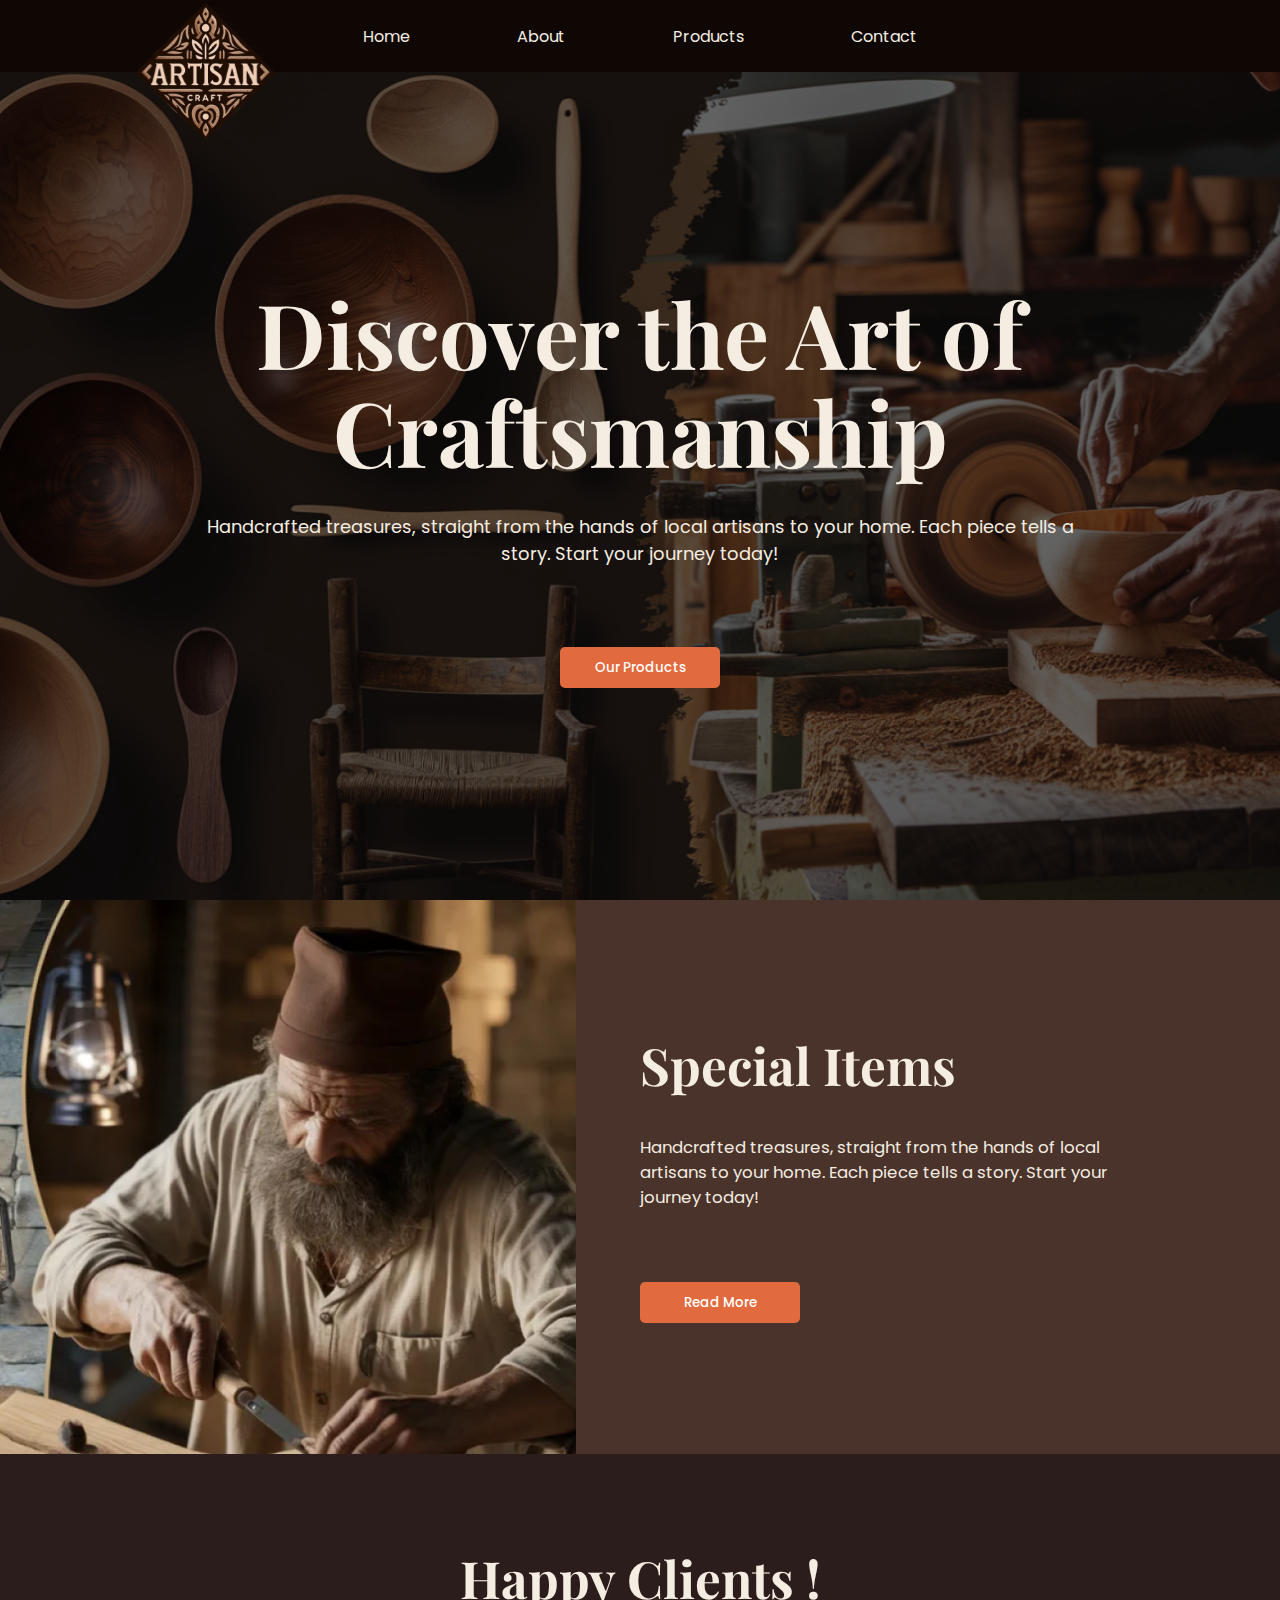
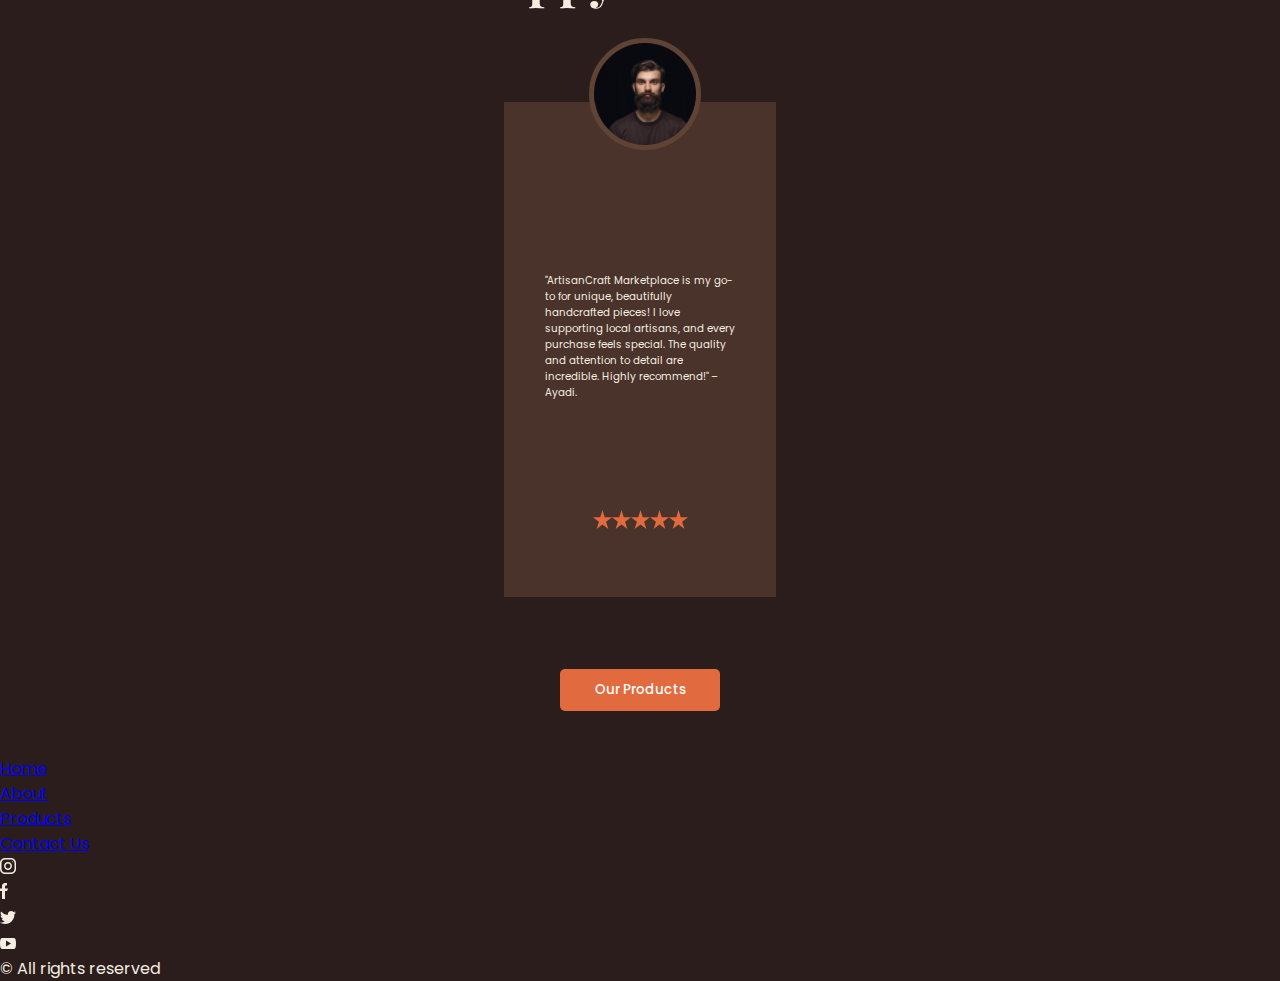
<file: index.html>
<!DOCTYPE html>
<html lang="en">
<head>
    <meta charset="UTF-8">
    <meta name="viewport" content="width=device-width, initial-scale=1.0">
    <title>Welcome</title>
    <link rel="stylesheet" href="css/index.css">
    <link href="https://fonts.googleapis.com/css2?family=Poppins:ital,wght@0,100;0,200;0,300;0,400;0,500;0,600;0,700;0,800;0,900;1,100;1,200;1,300;1,400;1,500;1,600;1,700;1,800;1,900&display=swap" rel="stylesheet">
    <link href="https://fonts.googleapis.com/css2?family=Playfair+Display:ital,wght@0,400..900;1,400..900&family=Poppins:ital,wght@0,100;0,200;0,300;0,400;0,500;0,600;0,700;0,800;0,900;1,100;1,200;1,300;1,400;1,500;1,600;1,700;1,800;1,900&display=swap" rel="stylesheet">
    <link href="https://unpkg.com/aos@2.3.1/dist/aos.css" rel="stylesheet">

</head>
<body>
    <img src="images/logo.svg " alt="company's logo" class="logo">
    <header>
        <ul class="navbar">
            <li><a href="index.html"> Home</a></li>
            <li><a href="About.html">About</a></li>
            <li><a href="Products.html">Products</a></li>
            <li><a href="Contact_us.html">Contact</a></li>
        </ul>
    </header>
    <main>
        <div class="container">
            <h1>Discover the Art of Craftsmanship</h1>
            <p>
                Handcrafted treasures, straight from the hands of local artisans
                to your home. Each piece tells a story. Start your journey today!
            </p>
        </div>
        <div>
            <button>Our Products</button>
        </div>
    </main>
    <section class="section">
            <img src="images/sec-bg.png" alt="Artisan working" class="sec-img"> 
        <div class="sec-txt">
            <h2>Special Items</h2>
            <p>
                Handcrafted treasures, straight from the hands of local artisans
                to your home. Each piece tells a story. Start your journey today!
            </p>
            <div>
                <button>Read More</button>
            </div>
        </div>
    </section>
    <section class="rev">
        <div>
            <h3>Happy Clients !</h3>
        </div>
        <div class="rev__container">
            <div class="parent">
                <div class="card" data-aos="fade-right" data-aos-duration="1500">
                    <div class="profile">
                        <img src="images/portrait.png" alt="client profile">
                    </div>
                    <div class="card__txt">
                        <div class="reviews__container">
                            <p>"ArtisanCraft Marketplace is my go-to for unique, beautifully handcrafted pieces!
                                I love supporting local artisans, and every purchase feels special. The quality
                                and attention to detail are incredible. Highly recommend!" – <span>Ayadi</span>.</p>
                        </div>
                    </div>
                    <div>
                        <img src="images/stars.svg" alt="stars">
                    </div>
                </div>
                <div class="card">
                    <div class="profile">
                        <img src="images/portrait.png" alt="client profile">
                    </div>
                    <div class="card__txt">
                        <div class="reviews__container">
                            <p>"ArtisanCraft Marketplace is my go-to for unique, beautifully handcrafted pieces!
                                I love supporting local artisans, and every purchase feels special. The quality
                                and attention to detail are incredible. Highly recommend!" – <span>Ayadi</span>.</p>
                        </div>
                    </div>
                    <div>
                        <img src="images/stars.svg" alt="stars">
                    </div>
                </div>
                <div class="card" data-aos="fade-right" data-aos-duration="1500">
                    <div class="profile">
                        <img src="images/portrait.png" alt="client profile">
                    </div>
                    <div class="card__txt">
                        <div class="reviews__container">
                            <p>"ArtisanCraft Marketplace is my go-to for unique, beautifully handcrafted pieces!
                                I love supporting local artisans, and every purchase feels special. The quality
                                and attention to detail are incredible. Highly recommend!" – <span>Ayadi</span>.</p>
                        </div>
                    </div>
                    <div>
                        <img src="images/stars.svg" alt="stars">
                    </div>
                </div>
            </div>
        </div>
        <div>
            <button>Our Products</button>
        </div>
    </section>
    <footer>
        <ul class="list">
            <a href="index.html"><li>Home</li></a>
            <a href="About.html"><li>About</li></a>
            <a href="Products.html"><li>Products</li></a>
            <a href="Contact_us.html"><li>Contact Us</li></a>
        </ul>
        <ul class="social-media">
            <li><a href="#"><img src="images/instagram.svg" alt="Instagram"></a></li>
            <li><a href="#"><img src="images/facebook.svg" alt="Facebook"></a></li>
            <li><a href="#"><img src="images/twitter.svg" alt="X"></a></li>
            <li><a href="#"><img src="images/youtube.svg" alt="Youtube"></a></li>
        </ul>
        <p>© All rights reserved</p>
    </footer>
</body>
<script src="https://unpkg.com/aos@2.3.1/dist/aos.js"></script>
<script>
    AOS.init();
  </script>
</html>
</file>
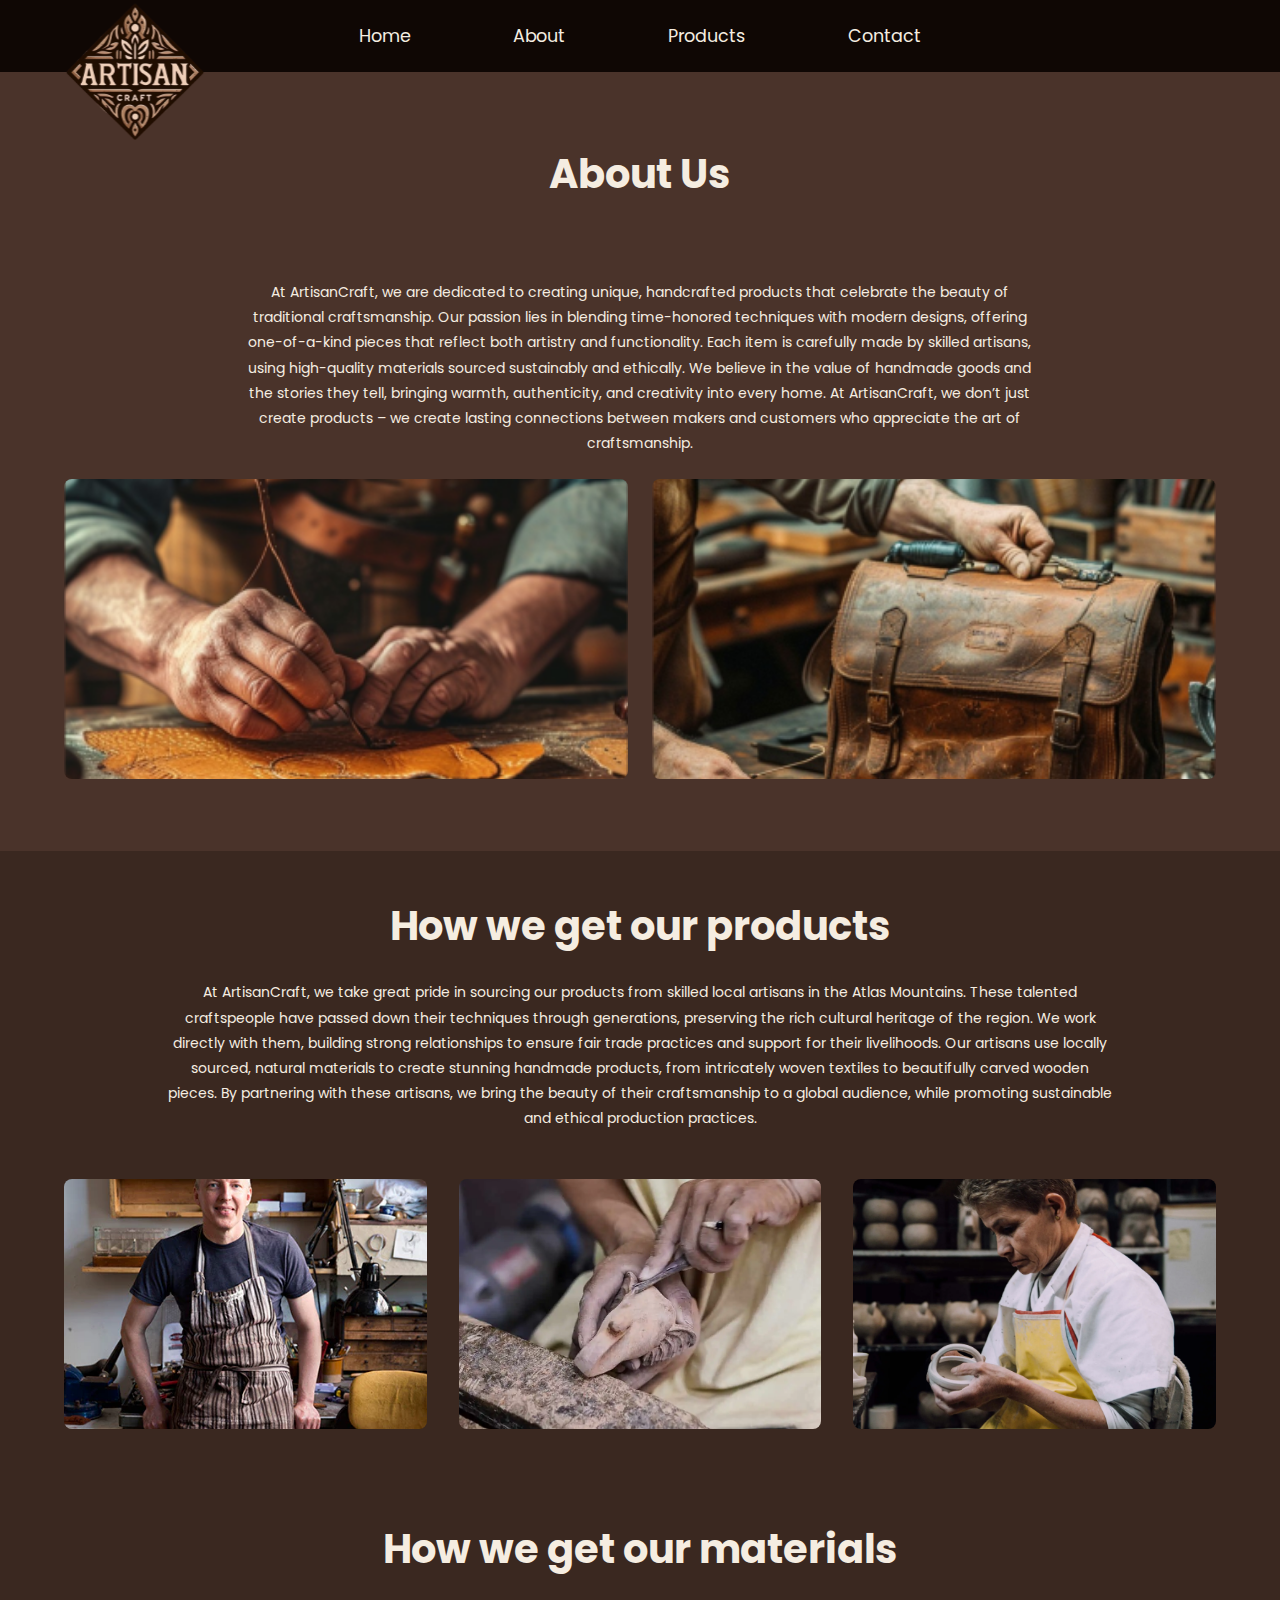
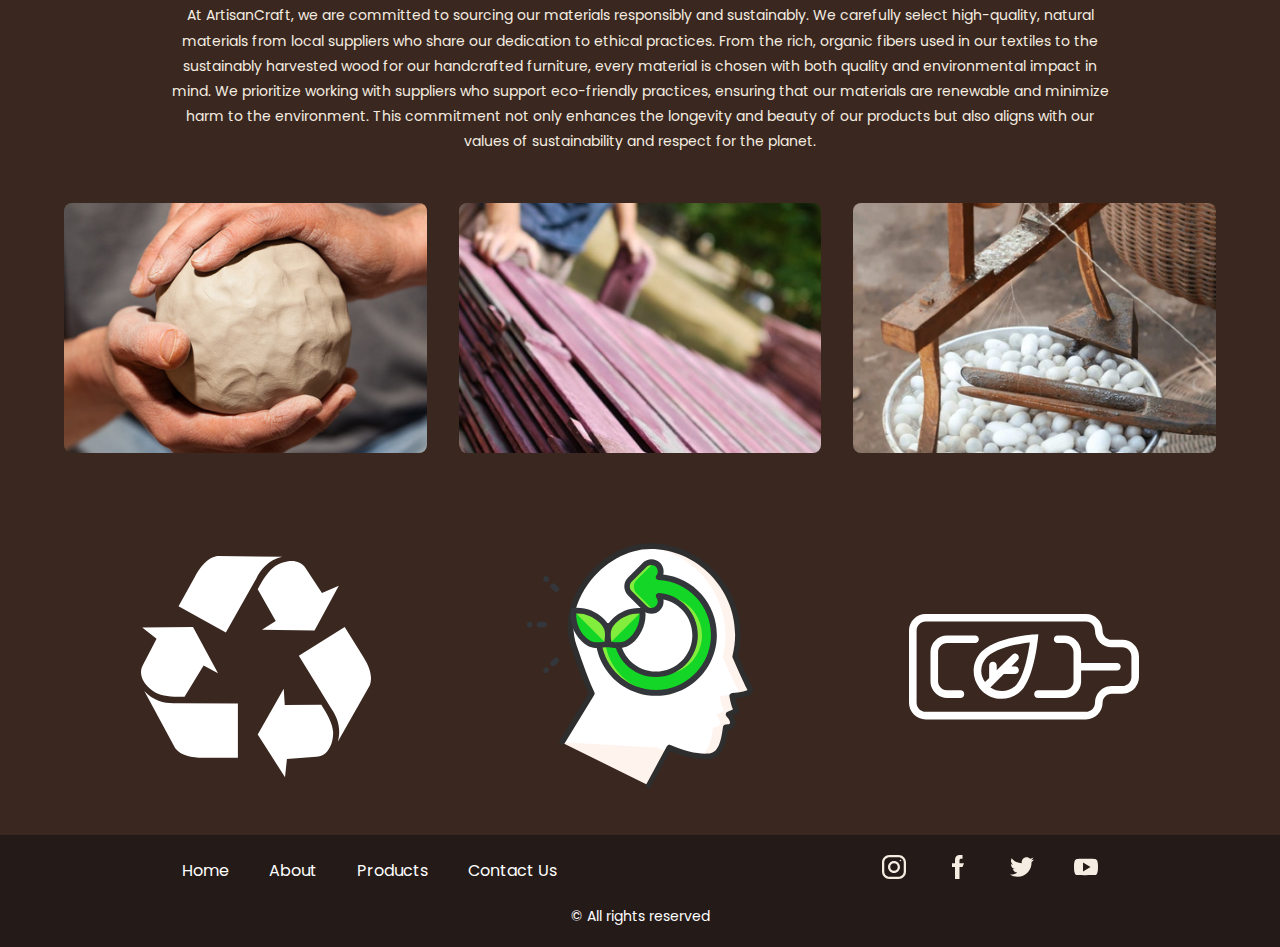
<file: About.html>
<!DOCTYPE html>
<html lang="en">
  <head>
    <meta charset="UTF-8" />
    <meta name="viewport" content="width=device-width, initial-scale=1.0" />
    <title>Artisan Craft</title>
    <link rel="stylesheet" href="about.css" />
  </head>

  <body>
    <img src="images/logo.svg " alt="company's logo" class="logo" />

    <nav>
      <ul>
        <li><a href="index.html"> Home</a></li>
        <li><a href="about.html">About</a></li>
        <li><a href="products.html">Products</a></li>
        <li><a href="contact_us.html">Contact</a></li>
      </ul>
    </nav>
    <section class="about">
      <section class="main-about">
        <div>
          <div class="text-container">
            <div class="text">
              <h1>About Us</h1>
              <p>
                At ArtisanCraft, we are dedicated to creating unique,
                handcrafted products that celebrate the beauty of traditional
                craftsmanship. Our passion lies in blending time-honored
                techniques with modern designs, offering one-of-a-kind pieces
                that reflect both artistry and functionality. Each item is
                carefully made by skilled artisans, using high-quality materials
                sourced sustainably and ethically. We believe in the value of
                handmade goods and the stories they tell, bringing warmth,
                authenticity, and creativity into every home. At ArtisanCraft,
                we don’t just create products – we create lasting connections
                between makers and customers who appreciate the art of
                craftsmanship.
              </p>
            </div>
          </div>
          <div class="images">
            <img src="images/about1.png" alt="" />
            <img src="images/about2.png" alt="" />
          </div>
        </div>
      </section>
      <section class="mid-about">
        <div class="mid-container">
          <div class="mid-text">
            <h1>How we get our products</h1>
            <p>
              At ArtisanCraft, we take great pride in sourcing our products from
              skilled local artisans in the Atlas Mountains. These talented
              craftspeople have passed down their techniques through
              generations, preserving the rich cultural heritage of the region.
              We work directly with them, building strong relationships to
              ensure fair trade practices and support for their livelihoods. Our
              artisans use locally sourced, natural materials to create stunning
              handmade products, from intricately woven textiles to beautifully
              carved wooden pieces. By partnering with these artisans, we bring
              the beauty of their craftsmanship to a global audience, while
              promoting sustainable and ethical production practices.
            </p>
          </div>
          <div class="mid-images">
            <img src="images/image (5).webp" alt="" />
            <img src="images/image (2).webp" alt="" />
            <img src="images/image (4).webp" alt="" />
          </div>
        </div>
      </section>
      <section class="mid-about">
        <div class="mid-container">
          <div class="mid-text">
            <h1>How we get our materials</h1>
            <p>
              At ArtisanCraft, we are committed to sourcing our materials
              responsibly and sustainably. We carefully select high-quality,
              natural materials from local suppliers who share our dedication to
              ethical practices. From the rich, organic fibers used in our
              textiles to the sustainably harvested wood for our handcrafted
              furniture, every material is chosen with both quality and
              environmental impact in mind. We prioritize working with suppliers
              who support eco-friendly practices, ensuring that our materials
              are renewable and minimize harm to the environment. This
              commitment not only enhances the longevity and beauty of our
              products but also aligns with our values of sustainability and
              respect for the planet.
            </p>
          </div>
          <div class="mid-images">
            <img src="images/image (1).jpeg" alt="" />
            <img src="images/image (1).jpg" alt="" />
            <img src="images/image (3).webp" alt="" />
          </div>
        </div>
      </section>
    </section>
    <section class="mid-about">
      <div class="mid-container">
        <div class="last-images">
          <img src="images/resycle.svg" alt="" />
          <img src="images/resycle2.svg" alt="" />
          <img src="images/resycle3.svg" alt="" />
        </div>
      </div>
    </section>
    <footer>
      <ul class="list">
        <a href="index.html"><li>Home</li></a>
        <a href="About.html"><li>About</li></a>
        <a href="products.html"><li>Products</li></a>
        <a href="contact_us.html"><li>Contact Us</li></a>
      </ul>
      <ul class="social-media">
        <li>
          <a href="https://www.instagram.com"
            ><img src="images/instagram.svg" alt="Instagram"
          /></a>
        </li>
        <li>
          <a href="https://www.facebook.com "
            ><img src="images/facebook.svg" alt="Facebook"
          /></a>
        </li>
        <li>
          <a href="https://www.x.com"
            ><img src="images/twitter.svg" alt="X"
          /></a>
        </li>
        <li>
          <a href="https://www.youtube.com"
            ><img src="images/youtube.svg" alt="Youtube"
          /></a>
        </li>
      </ul>
      <p>© All rights reserved</p>
    </footer>
  </body>
</html>
</file>
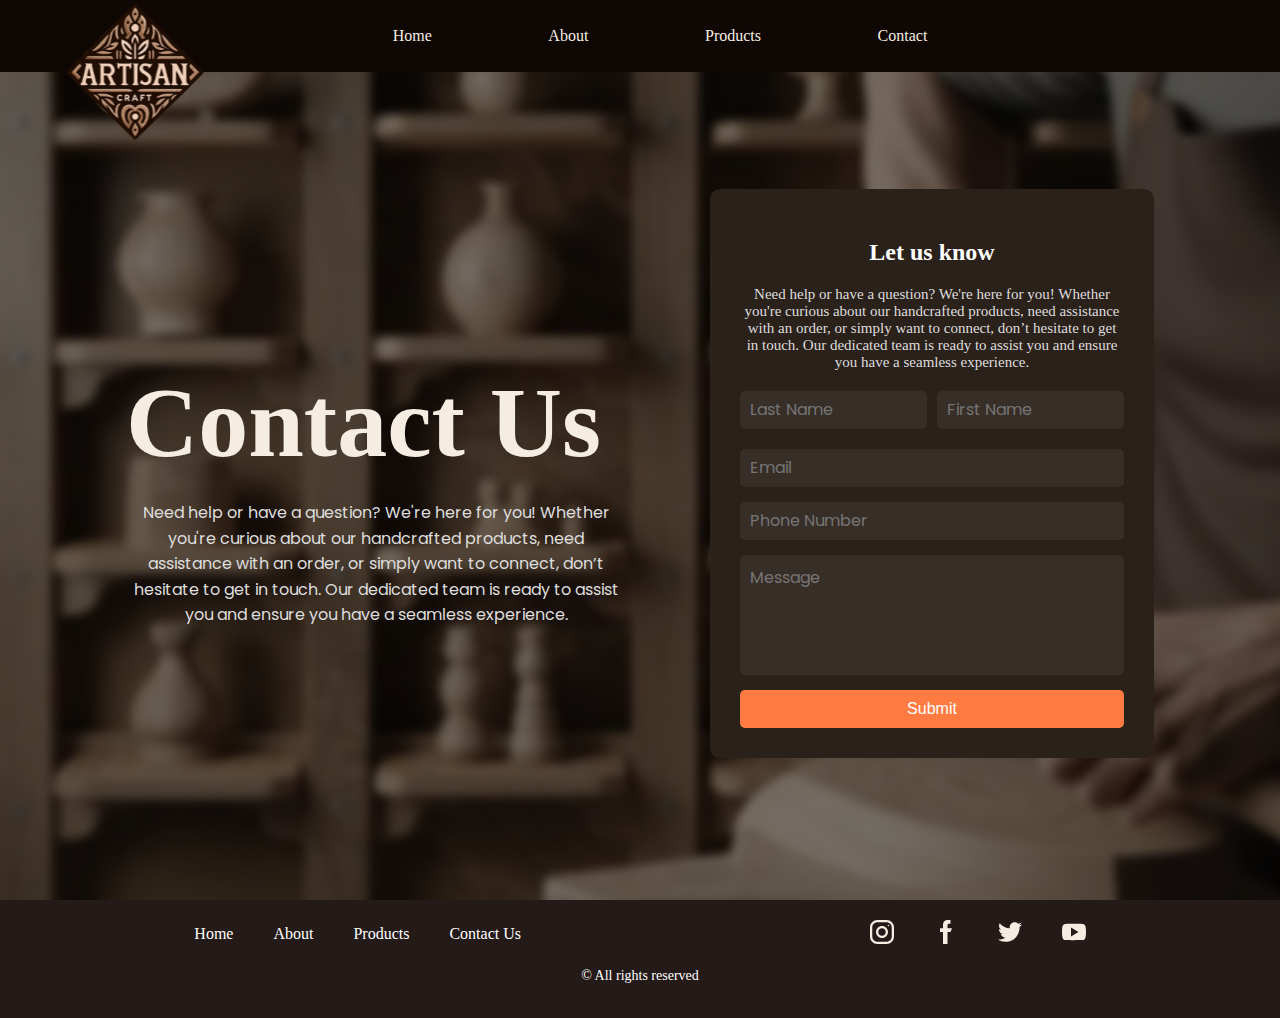
<file: Contact_us.html>
<!DOCTYPE html>
<html lang="en">
<head>
    <meta charset="UTF-8">
    <meta name="viewport" content="width=device-width, initial-scale=1.0">
    <title>Contact Us</title>
    <link rel="stylesheet" href="Contact_us.css">
</head>
<body>
    <img src="images/svlogo.svg " alt="company's logo" class="logo">
    <header>
        <ul class="navbar">
            <li><a href="index.html"> Home</a></li>
            <li><a href="About.html">About</a></li>
            <li><a href="Products.html">Products</a></li>
            <li><a href="Contact_us.html">Contact</a></li>
        </ul>
    </header>

    <section>
        <div class="contact-section">
            <div class="contact-info">
                <h1>Contact Us</h1>
                <p>
                    Need help or have a question? We're here for you! Whether you're curious about our handcrafted products, need assistance with an order, or simply want to connect, don’t hesitate to get in touch. Our dedicated team is ready to assist you and ensure you have a seamless experience.
                </p>
            </div>
            <div class="contact-form">
                <h2>Let us know</h2>
                <p>Need help or have a question? We're here for you! Whether you're curious about our handcrafted products, need assistance with an order, or simply want to connect, don’t hesitate to get in touch. Our dedicated team is ready to assist you and ensure you have a seamless experience.</p>
                <form>
                    <div class="form-group">
                        <input type="text" placeholder="Last Name">
                        <input type="text" placeholder="First Name">
                    </div>
                    <input type="email" placeholder="Email">
                    <input type="tel" placeholder="Phone Number">
                    <textarea placeholder="Message"></textarea>
                    <button type="submit">Submit</button>
                </form>
            </div>
        </div>
    </section>
    <footer>
        <ul class="list">
            <a href="index.html"><li>Home</li></a>
            <a href="About.html"><li>About</li></a>
            <a href="Products.html"><li>Products</li></a>
            <a href="Contact_us.html"><li>Contact Us</li></a>
        </ul>
        <ul class="social-media">
            <li><a href="#"><img src="images/instagram.svg" alt="Instagram"></a></li>
            <li><a href="#"><img src="images/facebook.svg" alt="Facebook"></a></li>
            <li><a href="#"><img src="images/twitter.svg" alt="X"></a></li>
            <li><a href="#"><img src="images/youtube.svg" alt="Youtube"></a></li>
        </ul>
        <p>© All rights reserved</p>
    </footer>
</body>
</html>
</file>
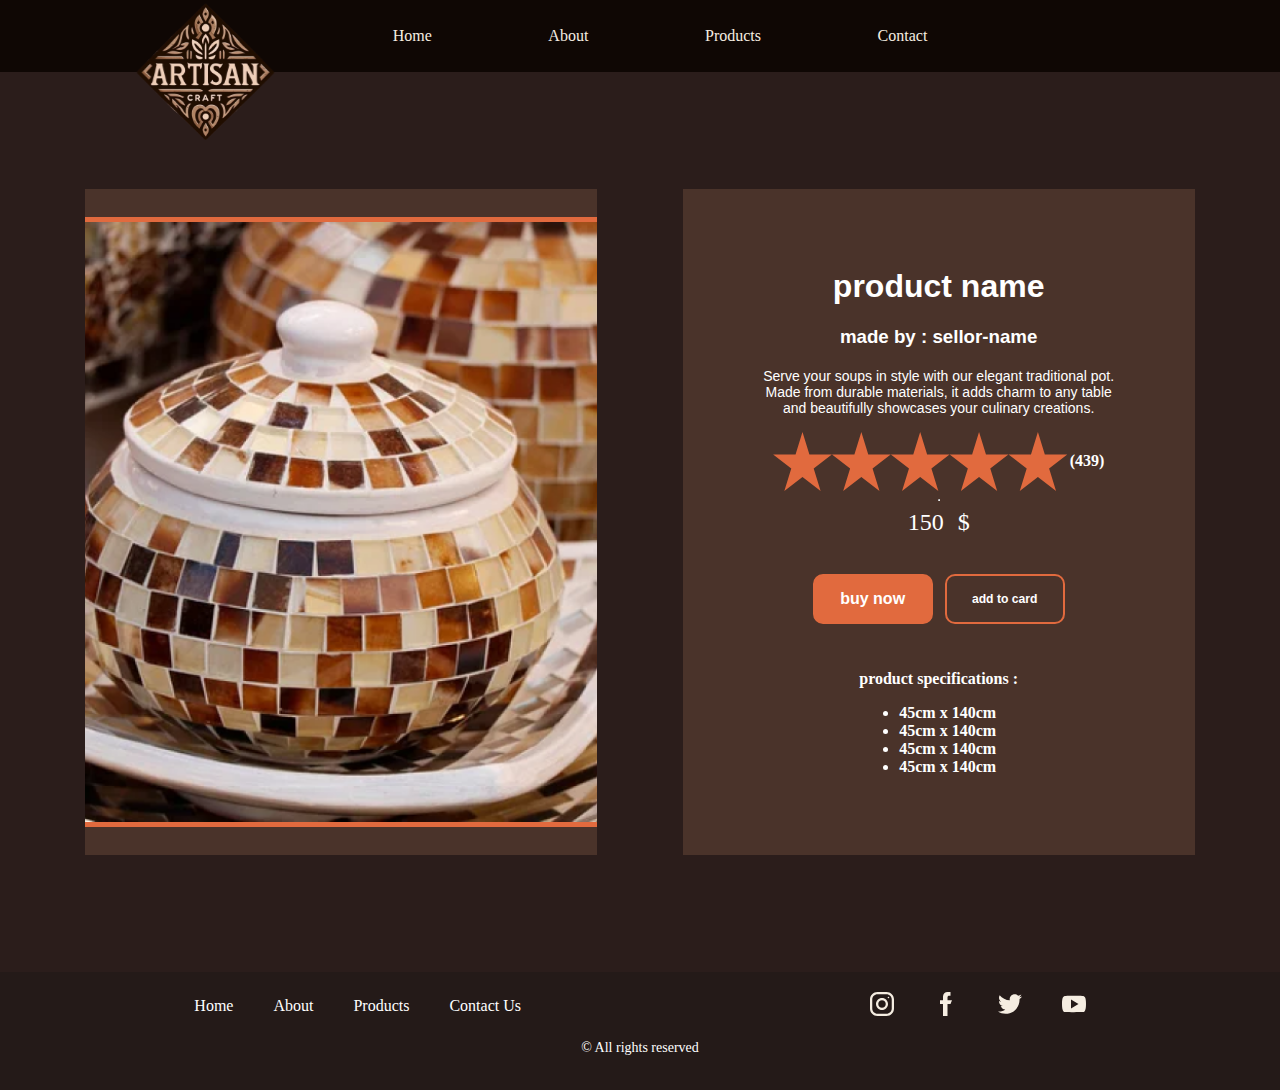
<file: prod-details.html>
<!DOCTYPE html>
<html lang="en">

<head>
    <meta charset="UTF-8">
    <meta name="viewport" content="width=device-width, initial-scale=1.0">
    <title>Document</title>
    <link rel="stylesheet" href="prod-details.css">
</head>

<body>
    <img src="images/logo (1) 1.svg " alt="company's logo" class="logo">
    <header>
        <ul class="navbar">
            <li><a href="index.html"> Home</a></li>
            <li><a href="about.html">About</a></li>
            <li><a href="products.html">Products</a></li>
            <li><a href="contact.html">Contact</a></li>
        </ul>  
    </header>
    <section class="prod1-details">
        <div class="prod1-details__content">
            <div class="prod1-details__content__prod-img">
                <img src="images/prod1.png" alt="product image">
            </div>
            <div class="prod1-details__content__prod-info">
                <div class="prod1-details__content__prod-info__prod-description">
                    <div class="prod1-details__content__prod-info__prod-description"></div>
                    <h1>product name</h1>
                    <h3>made by : sellor-name</h3>
                    <p>
                        Serve your soups in style with our elegant traditional pot.<br>
                        Made from durable materials, it adds charm to any table<br>
                        and beautifully showcases your culinary creations.
                    </p>
                </div>
                <div class="prod1-details__content__prod-info__evaluation">
                    <img src="images/evaluation-stars.svg" alt="5 stars">
                    <h4>(439)</h4>
                </div>
                <hr>
                <div class="prod1-details__content__prod-info__price">
                    150 $
                </div>
                <div class="prod1-details__content__prod-info__buttons">
                    <button class="prod1-details__content__prod-info__buttons__buy-now">
                        buy now
                    </button>
                    <button class="prod1-details__content__prod-info__buttons__add-to-card">
                        add to card
                    </button>
                </div>
                <div class="prod1-details__content__prod-info__characterstics">
                    <h4>
                        product specifications :
                        <ul>
                            <li>45cm x 140cm</li>
                            <li>45cm x 140cm</li>
                            <li>45cm x 140cm</li>
                            <li>45cm x 140cm</li>

                        </ul>
                    </h4>
                </div>

            </div>
        </div>
    </section>
    <footer>
        <ul class="list">
          <a href="#"><li>Home</li></a>
          <a href="#"><li>About</li></a>
          <a href="#"><li>Products</li></a>
          <a href="#"><li>Contact Us</li></a>
        </ul>
        <ul class="social-media">
          <li>
            <a href="#"><img src="images/instagram.svg" alt="Instagram" /></a>
          </li>
          <li>
            <a href="#"><img src="images/facebook.svg" alt="Facebook" /></a>
          </li>
          <li>
            <a href="#"><img src="images/twitter.svg" alt="X" /></a>
          </li>
          <li>
            <a href="#"><img src="images/youtube.svg" alt="Youtube" /></a>
          </li>
        </ul>
        <p>© All rights reserved</p>
      </footer>
  </body>

</html>
</file>
<file: css/index.css>
* {
    padding: 0;
    margin: 0;
    font-family: 'Poppins', sans-serif;
}

.logo {
    position: absolute;
    height: 16vh;
    width: 32vw;
    top: -2px;
    left: 0;
}

header {
    display: flex;
    justify-content: center;
    align-items: center;
    background-color: #0F0704;
    height: 8vh;
    width: 100%;
}

.navbar {
    width: 60%;
    display: flex;
    justify-content: space-evenly;
}

.navbar li {
    list-style-type: none;
}

.navbar a {
    text-decoration: none;
    color: #F5EDE1;
}

body {
    background-color: #2B1D1B;
}

main {
    display: flex;
    flex-direction: column;
    background-image: url(../images/bg.png);
    background-size: cover;
    height: 92vh;
    width: 100%;
    justify-content: center;
    align-items: center;
    text-align: center;
}

.container {
    text-align: center;
    justify-content: center;
    align-items: center;
    width: 70%;
    margin-bottom: 5rem;
}

h1, h2, h3, h4, h5 {
    font-family: 'Playfair Display';
    color: #F5EDE1;
    animation-name: slide;
    animation-duration: 1s;
    animation-timing-function: ease-out;
}

.container h1 {
    font-size: 7vw;
    line-height: 1.1;
    padding-bottom: 2rem;
}

main p {
    font-size: 1.4vw;
}

p {
    color: #F5EDE1;
}

button {
    border: 0;
    border-radius: 5px;
    background-color: #E16A3E;
    color: white;
    height: 2.6rem;
    width: 10rem;
    font-weight: 500;
    cursor: pointer;
}

button:hover {
    scale: 1.05;
    transition: 0.2s;
    background-color: #FF9B6A;
    box-shadow: 0px 0px 9px 2px #b46b46;
}

.section {
    display: flex;
    background-color: #4A332A;
    justify-content: center;
    align-items: center;
}

.sec-img {
    width: 45vw;
}

section .sec-txt {
    width: 55vw;
    padding: 0 10vw 0 5vw;
}

.sec-txt h2 {
    font-size: 4vw;
    margin-bottom: 4vh;
}

.sec-txt p {
    font-size: 1.3vw;
}

section button {
    margin-top: 8vh;
}

.rev {
    display: flex;
    flex-direction: column;
    justify-content: center;
    justify-content: center;
    align-items: center;
    margin-bottom: 5vh;
}

.rev h3 {
    font-size: 4vw;
    text-align: center;
    margin: 10vh 0;
}

.rev .card {
    position: relative;
    display: flex;
    flex-direction: column;
    background-color: #4A332A;
    justify-content: center;
    align-items: center;
    height: 55vh;
}

.parent {
    display: grid;
    grid-template-columns: repeat(auto-fit, minmax(250px, 1fr));
    gap: 5vw;
    row-gap: 12vh;
    width: 80%;
}

.profile  {
    position: absolute;
    top: -13%;
    height: auto;
    max-width: 100%;
}

.rev .profile img {
    border: solid 5px #5F4435;
    border-radius: 50%;
    width: 100%;
    height: auto;
}

.card__txt {
    display: flex;
    width: 70%;
    height: 70%;
    font-weight: normal;
    font-size: 0.8vw;
    align-items: center;
}

.rev__container {
    display: flex;
    justify-content: center;
}

@keyframes slide {
    0% {
        transform: translateX(200%);
    }
    100% {

    }
}

@media screen and (max-width: 768px) {

    .card__txt p {
        font-size: 0.6rem;
        line-height: 1.5;
    }

    .profile img {
        width: 50%;
    }

    .section {
        position: relative;
        display: flex;
        flex-direction: column;
        text-align: center;
        align-items: center;
        justify-content: center;
    }

    .section .sec-txt {
        margin-top: 8vh;
        margin-left: 10vw;
        margin-right: 10vw;
        width: 100%;
        height: 40vh;
        padding: 0px 0px 0px 0px;
    }

    .section img {
        width: 100%;
        display: none;
    }

    .sec-txt h2 {
        font-size: 6vw;
        margin-bottom: 4vh;
    }

    .sec-txt p {
        font-size: 2vw;
        width: 80%;
        margin-right: auto;
        margin-left: auto;
    }

    .parent {
        display: grid;
        grid-template-columns: repeat(auto-fit, minmax(250px, 1fr));
        gap: 5vh;
        column-gap: 15vh;
        row-gap: 12vh;
        width: 80%;
    }

    main p {
        font-size: 2.4vw;
    }

    .sec-txt p {
        font-size: 2.4vw;
    }

    /* footer */

    @media (max-width: 768px) {
        footer {
            flex-direction: column;
        }
    
        .list, .social-media {
            justify-content: center;
        }
    
        .list li, .social-media li {
            margin: 10px 0;
        }
    
        p {
            margin-top: 10px;
        }
    }
    
    @media (max-width: 480px) {
        .social-media img {
            width: 20px;
            height: 20px;
        }
    
        p {
            font-size: 12px;
        }
    }
}
</file>
<file: about.css>
@import url("https://fonts.googleapis.com/css2?family=Poppins:ital,wght@0,100;0,200;0,300;0,400;0,500;0,600;0,700;0,800;0,900;1,100;1,200;1,300;1,400;1,500;1,600;1,700;1,800;1,900&display=swap");
* {
  font-family: "Poppins", sans-serif;
  margin: 0;
  padding: 0;
  box-sizing: border-box;
}

body {
  background-color: #4a332a;
  color: #f5ede1;
}

nav {
  display: flex;
  justify-content: center;
  align-items: center;
  background-color: #0f0704;
  height: 8vh;
  width: 100%;
}
nav ul {
  width: 60%;
  display: flex;
  justify-content: space-evenly;
  list-style: none;
}
nav ul li a {
  text-decoration: none;
  color: #f5ede1;
  font-size: 1.1rem;
  transition: color 0.3s ease;
}
nav ul li a:hover {
  color: #c4b5a5;
}

.logo {
  position: absolute;
  height: 16vh;
  width: 21vw;
  top: -2px;
  left: 0;
  -o-object-fit: contain;
     object-fit: contain;
}

.main-about {
  padding: 8vh 5vw;
}
.main-about div {
  gap: 2rem;
}
.main-about .text-container {
  display: flex;
  justify-content: center;
  margin-bottom: 2%;
}
.main-about .text-container .text {
  display: flex;
  flex-direction: column;
  justify-content: center;
  align-items: center;
  width: 70%;
}
.main-about .text-container .text h1 {
  font-size: 2.5rem;
  margin-bottom: 1.5rem;
  color: #f5ede1;
}
.main-about .text-container .text p {
  line-height: 1.8;
  color: #f5ede1;
}
.main-about .images {
  grid-column: 6/13;
  display: grid;
  grid-template-columns: repeat(2, 1fr);
  gap: 1.5rem;
}
.main-about .images img {
  width: 100%;
  height: 300px;
  -o-object-fit: cover;
     object-fit: cover;
  border-radius: 8px;
  transition: transform 0.3s ease;
}
.main-about .images img:hover {
  transform: scale(1.05);
}

.mid-about {
  padding: 5vh 5vw;
  background-color: #3a2820;
}
.mid-about .mid-container {
  display: flex;
  flex-direction: column;
  gap: 3rem;
}
.mid-about .mid-container .mid-text {
  text-align: center;
  max-width: 82%;
  margin: 0 auto;
}
.mid-about .mid-container .mid-text h1 {
  font-size: 2.5rem;
  margin-bottom: 1.5rem;
  color: #f5ede1;
}
.mid-about .mid-container .mid-text p {
  line-height: 1.8;
  color: #f5ede1;
}
.mid-about .mid-container .mid-images {
  display: grid;
  grid-template-columns: repeat(3, 1fr);
  gap: 2rem;
}
.mid-about .mid-container .mid-images img {
  width: 100%;
  height: 250px;
  -o-object-fit: cover;
     object-fit: cover;
  border-radius: 8px;
  transition: transform 0.3s ease;
}
.mid-about .mid-container .mid-images img:hover {
  transform: scale(1.05);
}

@media (max-width: 1024px) {
  .main-about div {
    grid-template-columns: 1fr;
  }
  .main-about .text-container {
    grid-column: 1/-1;
  }
  .main-about .images {
    grid-column: 1/-1;
  }
  .mid-about .mid-container .mid-images {
    grid-template-columns: repeat(2, 1fr);
  }
}
@media (max-width: 768px) {
  nav ul {
    width: 80%;
  }
  .mid-about .mid-container .mid-images {
    grid-template-columns: 1fr;
  }
  .main-about .text h1,
  .main-about .mid-text h1,
  .mid-about .text h1,
  .mid-about .mid-text h1 {
    font-size: 2rem;
  }
}
footer {
  background-color: #241a18;
  color: white;
  padding: 20px;
  display: flex;
  justify-content: space-around;
  align-items: center;
  flex-wrap: wrap;
}

.list,
.social-media {
  list-style: none;
  padding: 0;
  margin: 0;
  display: flex;
  gap: 20px;
}

.list li,
.social-media li {
  margin: 0 10px;
}

.list a,
.social-media a {
  text-decoration: none;
  color: white;
  font-size: 16px;
}

.social-media img {
  width: 24px;
  height: 24px;
}

p {
  margin-top: 20px;
  font-size: 14px;
  width: 100%;
  text-align: center;
}

@media (max-width: 768px) {
  footer {
    flex-direction: column;
  }
  .list,
  .social-media {
    justify-content: center;
  }
  .list li,
  .social-media li {
    margin: 10px 0;
  }
  p {
    margin-top: 10px;
  }
}
@media (max-width: 480px) {
  .social-media img {
    width: 20px;
    height: 20px;
  }
  p {
    font-size: 12px;
  }
}
.last-images {
  display: flex;
  justify-content: space-around;
}
.last-images img {
  width: 20%;
}

@media (max-width: 425px) {
  .main-about .text-container {
    display: flex;
    justify-content: center;
  }
  .main-about .text-container .text {
    width: 100%;
  }
  .text p {
    font-size: 0.8rem;
    width: 100%;
  }
  .mid-about .mid-container .mid-text {
    text-align: center;
    max-width: 100%;
    margin: 0 auto;
  }
  .main-about div {
    gap: 0;
  }
}
</file>
<file: Contact_us.css>
@import url('https://fonts.googleapis.com/css2?family=Poppins:ital,wght@0,100;0,200;0,300;0,400;0,500;0,600;0,700;0,800;0,900;1,100;1,200;1,300;1,400;1,500;1,600;1,700;1,800;1,900&display=swap');

body {
    margin: 0;
    padding: 0;
}


/*********** Start header **********/

.logo {
    position: absolute;
    height: 16vh;
    width: 21vw;
    top: -2px;
    left: 0;
}

header {
    display: flex;
    justify-content: center;
    align-items: center;
    background-color: #0F0704;
    height: 8vh;
    width: 100%;
}

.navbar {
    width: 60%;
    display: flex;
    justify-content: space-evenly;
}

.navbar li {
    list-style-type: none;
}

.navbar a {
    text-decoration: none;
    color: #F5EDE1;
}



/*********** End header **********/


/*********** Start contact-section **********/

.contact-info {
    width: 90%;
    max-width: 500px;
    margin-bottom: 30px;
    padding: 0;
    text-align: center;
}

.contact-info h1 {
    font-size: 50px;
    margin-bottom: 20px;
    color: #F5EDE1;
}

.contact-info p {
    font-size: 16px;
    line-height: 1.6;
    color: #ddd;
    max-width: 100%;
    font-family: "poppins";
}

.contact-form {
    background-color: #2B211B;
    padding: 30px;
    border-radius: 10px;
    width: 70%;
    max-width: 500px;
    margin-top: 2%;
    margin-bottom: 4%;
}

.contact-form h2 {
    color: #fff;
    font-size: 24px;
    margin-bottom: 10px;
    text-align: center;
}

.contact-form p {
    color: #ddd;
    margin-bottom: 20px;
    font-size: 15px;
}

form {
    display: flex;
    flex-direction: column;
}

.form-group {
    display: flex;
    justify-content: space-between;
    margin-bottom: 5px;
    gap: 10px;
}

.form-group input {
    width: 48%;
    padding: 10px;
    border: none;
    border-radius: 5px;
}

input, textarea {
    padding: 10px;
    margin-bottom: 15px;
    border: none;
    border-radius: 5px;
    font-size: 16px;
    background-color: #382E28;
    color: #fff;
}
input::placeholder{
    font-family: "poppins";
}
textarea::placeholder{
    font-family: "poppins";
}

textarea {
    height: 100px;
    resize: none;
}

button {
    padding: 10px;
    background-color: #ff7b42;
    color: #fff;
    border: none;
    border-radius: 5px;
    cursor: pointer;
    font-size: 16px;
}

/* Media Queries */

@media (max-width:650px) {
    .contact-section {
        display: flex;
        flex-wrap: wrap;
        background-color: #41332b;
        width: 100%;
        height: auto;
        min-height: 92vh;
        background-size: cover;
        background-position: center;
        align-items: center;
        justify-content: center;
        flex-direction: row;
        /* padding: 0px 2.5% 0px 2.5%; */
    }
}

@media (min-width: 651px) {
    .contact-section {
        display: flex;
        flex-wrap: wrap;
        background-image: url(images/bg1.svg);
        background-repeat: no-repeat;
        width: 100%;
        height: auto;
        min-height: 92vh;
        background-size: cover;
        background-position: center;
        align-items: center;
        justify-content: center;    
        flex-direction: row;
    }

    .contact-info {
        width: 40%;
        text-align: left;
        padding-right: 20px;
    }

    .contact-info h1 {
        font-size: 70px;
    }

    .contact-form {
        width: 35%;
    }
}

@media (min-width: 1024px) {
    .contact-info h1 {
        font-size: 100px;
    }

    .contact-form {
        width: 30%;
    }

    .contact-section {
        display: flex;
        flex-wrap: wrap;
        background-image: url(images/bg1.svg);
        background-repeat: no-repeat;
        width: 100%;
        height: auto;
        min-height: 92vh;
        background-size: cover;
        background-position: center;
        align-items: center;
        justify-content: center;
        gap: 5%;
    }
}



/***************************Start footer**********************************/

footer {
    background-color: #241A18;
    color: white;
    padding: 20px;
    display: flex;
    justify-content: space-around;
    align-items: center;
    flex-wrap: wrap;
}

.list, .social-media {
    list-style: none;
    padding: 0;
    margin: 0;
    display: flex;
    gap: 20px;
}

.list li, .social-media li {
    margin: 0 10px;
}

.list a, .social-media a {
    text-decoration: none;
    color: white;
    font-size: 16px;
}

.social-media img {
    width: 24px;
    height: 24px;
}

p {
    margin-top: 20px;
    font-size: 14px;
    width: 100%;
    text-align: center;
}

@media (max-width: 768px) {
    footer {
        flex-direction: column;
    }

    .list, .social-media {
        justify-content: center;
    }

    .list li, .social-media li {
        margin: 10px 0;
    }

    p {
        margin-top: 10px;
    }
}

@media (max-width: 480px) {
    .social-media img {
        width: 20px;
        height: 20px;
    }

    p {
        font-size: 12px;
    }
}


@media (max-width :320px) {
    .navbar a {
        margin-right: 10px;
    }
</file>
<file: prod-details.css>
body{
    margin :0px;
    padding :0px;
}

.prod1-details{
  height: 100vh;
    background-color: #2B1D1B;

}
.prod1-details__content{
    /* height: inherit; */
    height: 100%;
    width: 100%;
    display:flex;
    justify-content: space-evenly;
    align-items: center;
}
.prod1-details__content__prod-img{
  width: 40%;
  height: 74%;
  overflow: hidden;
  display: flex;
  justify-content: center;
  background-color: #4A332A;



}

.prod1-details__content__prod-img img{
  width: auto;
  /* object-fit: cover; */
  height: 90%;
  border: solid 5px #E16A3E;
  border-radius: 10px;
  margin:auto;
}
.prod1-details__content__prod-info{
    height: 74%;
    width: 40%;
    background-color: #4A332A;
    color:white;
    display: flex;
    flex-direction: column;
    justify-content: center;
    align-items: center;
}
.prod1-details__content__prod-info__prod-description{

    text-align: center;
    font-family: 'Lucida Sans', 'Lucida Sans Regular', 'Lucida Grande', 'Lucida Sans Unicode', Geneva, Verdana, sans-serif;

}
.prod1-details__content__prod-info__evaluation{
    display: flex;
    justify-content: center;
}
.prod1-details__content__prod-info__price{

    width:70px;
    height: 40px;
    text-align: center;
    font-style: bolder;
    font-size: x-large;
    word-spacing: 8px;
}
.prod1-details__content__prod-info__buttons{
    width:50%;
    height: 15%;
    display: flex;
    justify-content: space-evenly;
    align-items: center;
    gap: 10px;
}
.prod1-details__content__prod-info__buttons__buy-now{
    width: 120px;
    height: 50px;
    border:solid 2px #E16A3E;
    border-radius: 10px;
    background-color: #E16A3E;
    color:white;
    font-size:100%;
    font-weight:bold;

}
button:hover{
  scale:105%;
  box-shadow: 0px 0px 9px 2px #b46b46;
}
.prod1-details__content__prod-info__buttons__add-to-card{
  width: 120px;
  height: 50px;
    border:solid 2px #E16A3E;
    border-radius: 10px;
    background-color: transparent;
    color: white;
    font-size:76%;
    font-weight: bold;

}
/* @media  screen (max-width: 425px) {
  .prod1-details__content__prod-img{
    object-fit:contain;
  }
  
}
 */

 @media  screen and (max-width:980px) {
  .prod1-details__content{
    justify-content: center;

  }
  .prod1-details__content__prod-img{
    width: 45%;

  }
  .prod1-details__content__prod-info{
    width: 50%;
  }
  
 }
 @media screen and (max-width:840px){
  .prod1-details__content{
    flex-direction: column;
    align-items:center;
    /* width: 100%; */

 }
 .prod1-details__content__prod-img{
  width: 90%;
  height: 40%;

}
.prod1-details__content__prod-info{
  width: 90%;
  height: 50%;
}

.prod1-details{
  height: 1100px;

}
.prod1-details__content__prod-info__prod-description{

  text-align: center;
}

 }

 @media screen and (max-width:430px){

  .prod1-details__content{
    justify-content: space-around;

  }
  .prod1-details__content__prod-img{
    width: 95%;
    height: 40%;

  
  }
  .prod1-details__content__prod-img img{
    width: 87%;
  }
  .prod1-details__content__prod-info{
    width: 95%;
  }
  
 }
/* footer styling */
footer {
    background-color: #241a18;
    color: white;
    padding: 20px;
    display: flex;
    justify-content: space-around;
    align-items: center;
    flex-wrap: wrap;
  }
  
  .list,
  .social-media {
    list-style: none;
    padding: 0;
    margin: 0;
    display: flex;
    gap: 20px;
  }
  
  .list li,
  .social-media li {
    margin: 0 10px;
  }
  
  .list a,
  .social-media a {
    text-decoration: none;
    color: white;
    font-size: 16px;
  }
  
  .social-media img {
    width: 24px;
    height: 24px;
  }
  
  p {
    margin-top: 20px;
    font-size: 14px;
    width: 100%;
    text-align: center;
  }
  
  @media (max-width: 768px) {
    footer {
      flex-direction: column;
    }
    .list,
    .social-media {
      justify-content: center;
    }
    .list li,
    .social-media li {
      margin: 10px 0;
    }
    p {
      margin-top: 10px;
    }

    /* .prod1-details__content{
      display: flex;
      flex-direction: column;
    }

    .prod1-details__content__prod-info{
      width: 90%;
    }

    .prod1-details__content__prod-img {
      width: 90%;
    }
 */
  }
  @media (max-width: 480px) {
    .social-media img {
      width: 20px;
      height: 20px;
    }
    p {
      font-size: 12px;
    }
  }
  .logo {
    position: absolute;
    height: 16vh;
    width: 32vw;
    top: -2px;
    left: 0;
}
/*header*/
header {
    display: flex;
    justify-content: center;
    align-items: center;
    background-color: #0F0704;
    height: 8vh;
    width: 100%;
}

.navbar {
    width: 60%;
    display: flex;
    justify-content: space-evenly;
}

.navbar li {
    list-style-type: none;
}

.navbar a {
    text-decoration: none;
    color: #F5EDE1;
}
@media (max-width :320px) {
  .navbar a {
      margin-right: 10px;
    }
}
</file>
